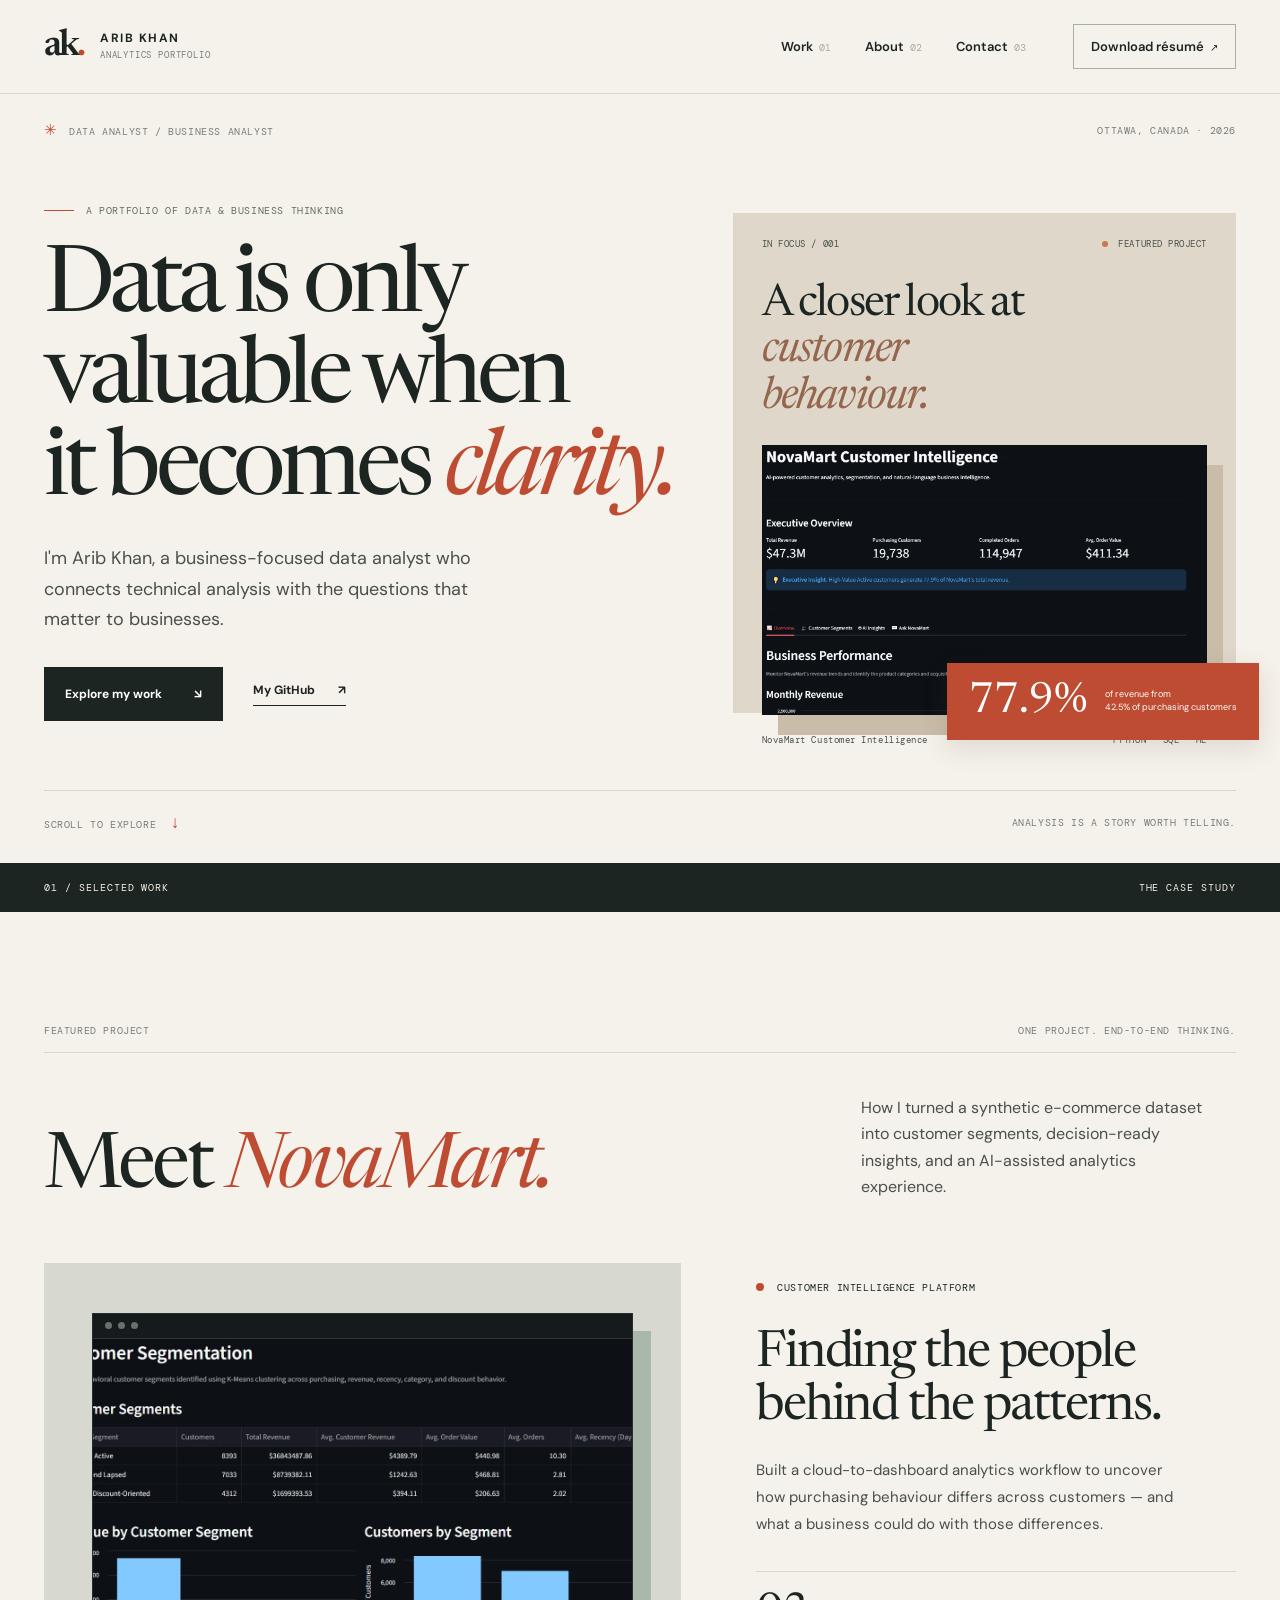
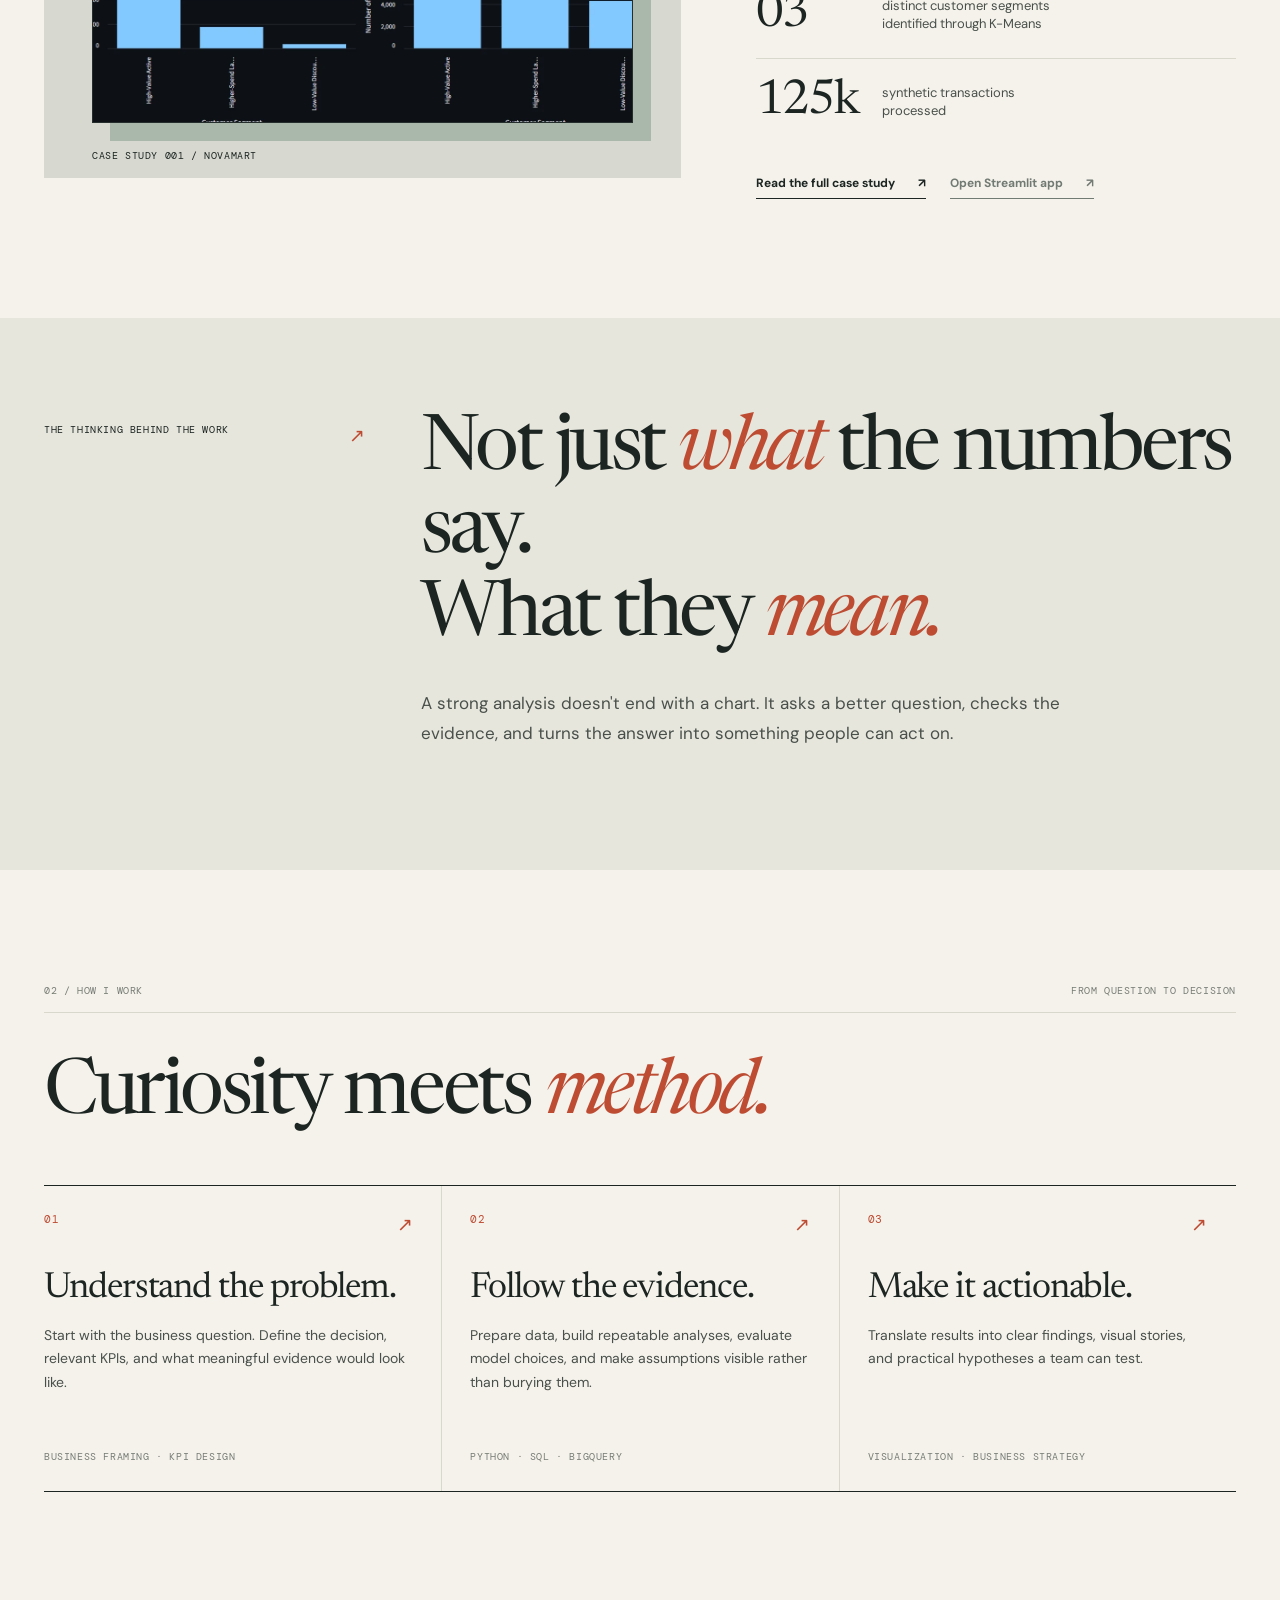
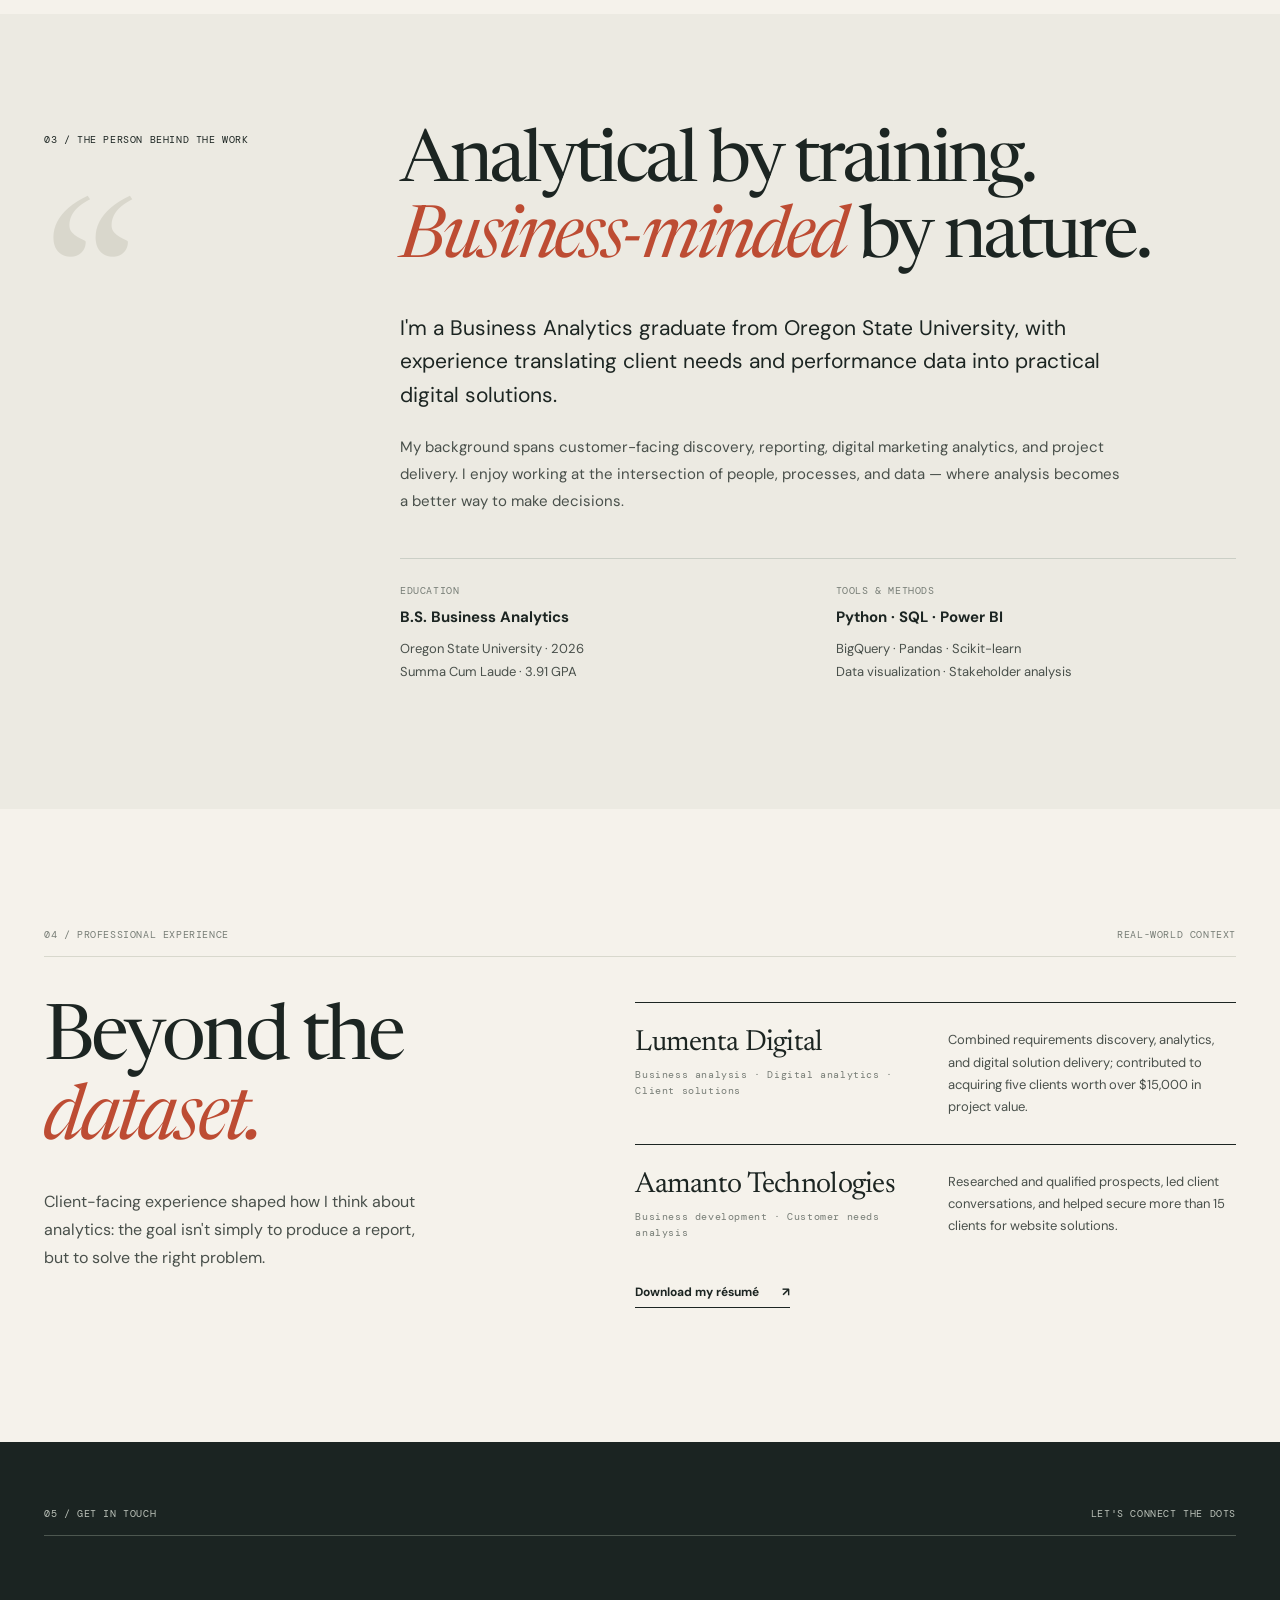
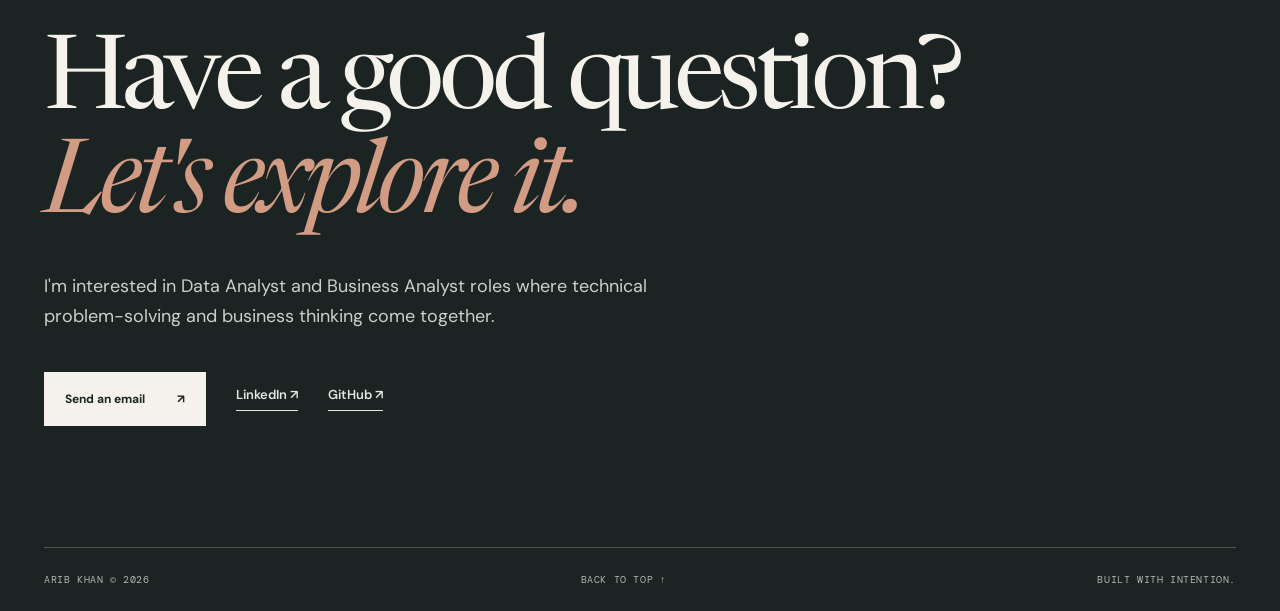
<file: index.html>
<!doctype html>
<html lang="en">
<head>
  <meta charset="utf-8">
  <meta name="viewport" content="width=device-width, initial-scale=1">
  <meta name="theme-color" content="#f5f2eb">
  <meta name="description" content="Arib Khan is a business-focused data analyst. Explore NovaMart, an end-to-end customer intelligence project built with Python, SQL, BigQuery, K-Means, Claude and Streamlit.">
  <title>Arib Khan — Data, translated into decisions</title>
  <link rel="icon" type="image/svg+xml" href="assets/favicon.svg">
  <link rel="preconnect" href="https://fonts.googleapis.com">
  <link rel="preconnect" href="https://fonts.gstatic.com" crossorigin>
  <link href="https://fonts.googleapis.com/css2?family=DM+Sans:wght@400;500;600;700&family=DM+Mono:wght@400;500&family=Manrope:wght@400;500;600;700&family=Newsreader:opsz,wght@6..72,400;6..72,500;6..72,600&display=swap" rel="stylesheet">
  <link rel="stylesheet" href="styles.css">
  <script defer src="script.js"></script>
</head>
<body class="home-page">
<a class="skip-link" href="#main">Skip to content</a>
<header class="site-header" id="top">
  <div class="nav-shell wrap">
    <a class="brand" href="index.html" aria-label="Arib Khan home"><span class="brand-mark">ak<span>.</span></span><span class="brand-wordmark">ARIB KHAN <small>ANALYTICS PORTFOLIO</small></span></a>
    <button class="mobile-toggle" type="button" aria-expanded="false" aria-controls="primary-nav"><span>Menu</span><span class="menu-glyph" aria-hidden="true">☰</span></button>
    <nav class="primary-nav" id="primary-nav" aria-label="Primary navigation">
      <a href="#work">Work <span>01</span></a>
      <a href="#about">About <span>02</span></a>
      <a href="#contact">Contact <span>03</span></a>
      <a class="nav-resume" href="resume/arib_khan_analyst_resume.pdf" download>Download résumé <span aria-hidden="true">↗</span></a>
    </nav>
  </div>
</header>
<main id="main">
<section class="hero wrap" aria-labelledby="hero-title">
  <div class="hero-meta"><span><span class="tiny-plus">✳</span> DATA ANALYST / BUSINESS ANALYST</span><span>OTTAWA, CANADA · 2026</span></div>
  <div class="hero-grid">
    <div class="hero-copy">
      <div class="hairline-label"><span class="line-short"></span> A portfolio of data &amp; business thinking</div>
      <h1 id="hero-title">Data is only<br>valuable when<br>it becomes <em>clarity.</em></h1>
      <p class="hero-intro">I'm Arib Khan, a business-focused data analyst who connects technical analysis with the questions that matter to businesses.</p>
      <div class="hero-actions"><a class="btn btn-dark" href="#work">Explore my work <span aria-hidden="true">↘</span></a><a class="text-link" href="https://github.com/aribmkhan" target="_blank" rel="noopener noreferrer">My GitHub <span aria-hidden="true">↗</span></a></div>
    </div>
    <div class="hero-visual" aria-label="Preview of the NovaMart analytics project">
      <div class="hero-visual-header"><span>IN FOCUS / 001</span><span class="pulse-mark"><i></i> FEATURED PROJECT</span></div>
      <div class="visual-title">A closer look at <em>customer behaviour.</em></div>
      <div class="hero-screen"><img src="assets/dashboard-overview.webp" alt="NovaMart Streamlit dashboard showing revenue trends and executive KPIs" loading="eager"></div>
      <div class="visual-bottom"><span>NovaMart Customer Intelligence</span><span>PYTHON · SQL · ML</span></div>
      <div class="hero-tag"><span>77.9%</span><small>of revenue from<br>42.5% of purchasing customers</small></div>
    </div>
  </div>
  <div class="hero-bottom"><span>SCROLL TO EXPLORE <span aria-hidden="true">↓</span></span><span>ANALYSIS IS A STORY WORTH TELLING.</span></div>
</section>
<section class="index-divider"><div class="wrap"><span>01 / SELECTED WORK</span><span>THE CASE STUDY</span></div></section>
<section class="featured-section wrap" id="work" aria-labelledby="work-title">
  <div class="section-topline"><span>FEATURED PROJECT</span><span>ONE PROJECT. END-TO-END THINKING.</span></div>
  <div class="featured-heading"><h2 id="work-title">Meet <em>NovaMart.</em></h2><p>How I turned a synthetic e-commerce dataset into customer segments, decision-ready insights, and an AI-assisted analytics experience.</p></div>
  <div class="feature-layout">
    <a class="feature-image-link" href="project.html" aria-label="Read NovaMart case study"><div class="feature-image-mat"><div class="shot-window"><div class="window-chrome"><span></span><span></span><span></span></div><img src="assets/customer-segments.webp" alt="Customer segmentation dashboard with a table of segments and comparative revenue and customer charts" loading="lazy"></div><span class="image-stamp">CASE STUDY 001 / NOVAMART</span></div></a>
    <div class="feature-side"><span class="eyebrow dark"><span class="dot"></span> CUSTOMER INTELLIGENCE PLATFORM</span><h3>Finding the people behind the patterns.</h3><p>Built a cloud-to-dashboard analytics workflow to uncover how purchasing behaviour differs across customers — and what a business could do with those differences.</p><div class="feature-stat"><strong>03</strong><span>distinct customer segments identified through K-Means</span></div><div class="feature-stat"><strong>125k</strong><span>synthetic transactions processed</span></div><div class="feature-links"><a href="project.html" class="text-link arrow-link">Read the full case study <span aria-hidden="true">↗</span></a><a href="https://ai-customer-intelligence-yazuaftoreoqmmmmtlpukw.streamlit.app/" target="_blank" rel="noopener noreferrer" class="text-link subdued">Open Streamlit app <span aria-hidden="true">↗</span></a></div></div>
  </div>
</section>
<section class="statement-section" aria-labelledby="statement-title"><div class="wrap statement-grid"><div class="statement-index">THE THINKING BEHIND THE WORK <span>↗</span></div><div><h2 id="statement-title">Not just <em>what</em> the numbers say. <br>What they <em>mean.</em></h2><p>A strong analysis doesn't end with a chart. It asks a better question, checks the evidence, and turns the answer into something people can act on.</p></div></div></section>
<section class="method-section wrap" aria-labelledby="method-title"><div class="section-topline"><span>02 / HOW I WORK</span><span>FROM QUESTION TO DECISION</span></div><h2 id="method-title" class="section-heading">Curiosity meets <em>method.</em></h2><div class="method-grid"><article class="method-card"><span class="method-no">01 <span>↗</span></span><h3>Understand the problem.</h3><p>Start with the business question. Define the decision, relevant KPIs, and what meaningful evidence would look like.</p><span class="method-type">BUSINESS FRAMING · KPI DESIGN</span></article><article class="method-card"><span class="method-no">02 <span>↗</span></span><h3>Follow the evidence.</h3><p>Prepare data, build repeatable analyses, evaluate model choices, and make assumptions visible rather than burying them.</p><span class="method-type">PYTHON · SQL · BIGQUERY</span></article><article class="method-card"><span class="method-no">03 <span>↗</span></span><h3>Make it actionable.</h3><p>Translate results into clear findings, visual stories, and practical hypotheses a team can test.</p><span class="method-type">VISUALIZATION · BUSINESS STRATEGY</span></article></div></section>
<section class="about-section" id="about" aria-labelledby="about-title"><div class="wrap about-grid"><div class="about-label"><span>03 / THE PERSON BEHIND THE WORK</span><div class="ornament" aria-hidden="true">“</div></div><div class="about-content"><h2 id="about-title">Analytical by training.<br><em>Business-minded</em> by nature.</h2><p class="lead">I'm a Business Analytics graduate from Oregon State University, with experience translating client needs and performance data into practical digital solutions.</p><p>My background spans customer-facing discovery, reporting, digital marketing analytics, and project delivery. I enjoy working at the intersection of people, processes, and data — where analysis becomes a better way to make decisions.</p><div class="about-detail-grid"><div><span class="small-header">EDUCATION</span><strong>B.S. Business Analytics</strong><span>Oregon State University · 2026<br>Summa Cum Laude · 3.91 GPA</span></div><div><span class="small-header">TOOLS &amp; METHODS</span><strong>Python · SQL · Power BI</strong><span>BigQuery · Pandas · Scikit-learn<br>Data visualization · Stakeholder analysis</span></div></div></div></div></section>
<section class="experience-section wrap" aria-labelledby="exp-title"><div class="section-topline"><span>04 / PROFESSIONAL EXPERIENCE</span><span>REAL-WORLD CONTEXT</span></div><div class="experience-grid"><div><h2 id="exp-title" class="section-heading">Beyond the <em>dataset.</em></h2><p class="exp-intro">Client-facing experience shaped how I think about analytics: the goal isn't simply to produce a report, but to solve the right problem.</p></div><div class="experience-list"><div class="experience-entry"><div><h3>Lumenta Digital</h3><p>Business analysis · Digital analytics · Client solutions</p></div><p>Combined requirements discovery, analytics, and digital solution delivery; contributed to acquiring five clients worth over $15,000 in project value.</p></div><div class="experience-entry"><div><h3>Aamanto Technologies</h3><p>Business development · Customer needs analysis</p></div><p>Researched and qualified prospects, led client conversations, and helped secure more than 15 clients for website solutions.</p></div><a class="text-link" href="resume/arib_khan_analyst_resume.pdf" download>Download my résumé <span aria-hidden="true">↗</span></a></div></div></section>
<section class="contact-section" id="contact" aria-labelledby="contact-title"><div class="wrap contact-inner"><div class="section-topline light"><span>05 / GET IN TOUCH</span><span>LET'S CONNECT THE DOTS</span></div><h2 id="contact-title">Have a good question?<br><em>Let's explore it.</em></h2><p>I'm interested in Data Analyst and Business Analyst roles where technical problem-solving and business thinking come together.</p><div class="contact-actions"><a class="btn btn-light" href="mailto:aribmkhan1@gmail.com?subject=Let%27s%20connect%20%E2%80%94%20Analytics%20portfolio">Send an email <span aria-hidden="true">↗</span></a><a class="contact-text-link" href="https://www.linkedin.com/in/aribmkhan" target="_blank" rel="noopener noreferrer">LinkedIn ↗</a><a class="contact-text-link" href="https://github.com/aribmkhan" target="_blank" rel="noopener noreferrer">GitHub ↗</a></div><div class="contact-bottom"><span>ARIB KHAN © <span data-year>2026</span></span><a href="#top">BACK TO TOP ↑</a><span>BUILT WITH INTENTION.</span></div></div></section>
</main>
</body>
</html>
</file>
<file: styles.css>
:root{--paper:#f5f2eb;--ink:#1c2522;--ink-soft:#49504b;--muted:#777d76;--line:#d8d8cd;--accent:#bd4c33;--accent-light:#e7b9a6;--forest:#24352f;--dark:#1b2422;--cream:#fffefa;--serif:'Newsreader',Georgia,'Times New Roman',serif;--sans:'DM Sans',Arial,sans-serif;--mono:'DM Mono',monospace;--width:1280px}
*{box-sizing:border-box}html{scroll-behavior:smooth;scroll-padding-top:110px}body{margin:0;background:var(--paper);color:var(--ink);font-family:var(--sans);-webkit-font-smoothing:antialiased}a{color:inherit;text-decoration:none}button{font:inherit}img{display:block;max-width:100%}::selection{background:#dec8b8;color:var(--ink)}.wrap{width:min(calc(100% - 88px),var(--width));margin-inline:auto}.skip-link{position:absolute;z-index:999;background:#fff;padding:12px;top:-70px;left:12px}.skip-link:focus{top:12px}a:focus-visible,button:focus-visible,summary:focus-visible{outline:3px solid var(--accent);outline-offset:4px}.site-header{position:relative;z-index:50;background:var(--paper);border-bottom:1px solid var(--line)}.nav-shell{display:flex;align-items:center;justify-content:space-between;min-height:93px;gap:25px}.brand{display:flex;align-items:center;gap:17px}.brand-mark{font-family:var(--serif);font-size:37px;line-height:1;letter-spacing:-3px;font-weight:600}.brand-mark span{color:var(--accent)}.brand-wordmark{font-weight:700;letter-spacing:.13em;font-size:12px;line-height:1.3;white-space:nowrap}.brand-wordmark small{display:block;color:var(--muted);font-family:var(--mono);font-size:9px;letter-spacing:.09em;font-weight:400;margin-top:3px}.primary-nav{display:flex;align-items:center;gap:34px}.primary-nav>a{font-size:13px;font-weight:600;white-space:nowrap}.primary-nav>a:not(.nav-resume):hover,.text-link:hover{color:var(--accent)}.primary-nav a span{color:#a7aaa3;font:10px var(--mono);margin-left:3px}.primary-nav .nav-resume{border:1px solid #abb0a7;padding:13px 17px;margin-left:13px}.primary-nav .nav-resume:hover{background:var(--ink);color:#fff}.primary-nav .nav-resume span{color:inherit}.mobile-toggle{display:none;border:0;background:transparent;cursor:pointer;font-size:13px}.hero{padding-top:26px}.hero-meta,.hero-bottom,.section-topline,.index-divider>.wrap,.case-eyebrow,.breadcrumb,.contact-bottom{display:flex;justify-content:space-between;align-items:center;gap:20px}.hero-meta,.hero-bottom,.section-topline,.index-divider,.section-topline,.eyebrow,.hairline-label,.small-header,.visual-bottom,.hero-visual-header,.image-stamp,.method-type,.method-no,.statement-index,.about-label>span,.experience-entry>div p,.contact-bottom,.case-eyebrow,.breadcrumb,.case-rail>span,.case-rail>p,.findings-kicker,.segment-line,.segment-foot span,.interactive-tag,.viz-foot>span,.strategy-tag,.build-image-caption,.technical-grid span,.case-note-foot,.data-caveat,.case-footer,.case-subnav,.gallery-grid figcaption{font-family:var(--mono);font-weight:400;letter-spacing:.06em}.hero-meta,.hero-bottom{font-size:10px;color:var(--muted)}.hero-meta .tiny-plus{color:var(--accent);margin-right:5px;font-size:15px}.hero-grid{display:grid;grid-template-columns:1.12fr .88fr;gap:48px;align-items:center;min-height:650px;padding:60px 0 65px}.hairline-label{display:flex;gap:12px;align-items:center;font-size:10px;color:#636e62;text-transform:uppercase}.line-short{display:block;height:1px;width:30px;background:var(--accent)}h1,h2,h3,p{margin-top:0}.hero h1{font-family:var(--serif);font-size:clamp(64px,7.2vw,110px);line-height:.99;letter-spacing:-.057em;font-weight:400;margin:27px 0 25px}.hero h1 em,.featured-heading em,.statement-section em,.section-heading em,.about-content h2 em,.contact-section em,.case-hero h1 em,.case-section h2 em,.findings-section h2 em,.segment-text-card h3 em,.build-section h2 em,.build-side h3 em,.case-finale em{font-weight:400;color:var(--accent)}.hero-intro{font-size:18px;line-height:1.7;max-width:465px;color:var(--ink-soft);margin-bottom:32px}.hero-actions,.feature-links,.contact-actions,.case-hero-actions,.case-finale-links{display:flex;align-items:center;gap:30px;flex-wrap:wrap}.btn{display:inline-flex;align-items:center;justify-content:space-between;gap:32px;min-height:54px;padding:15px 21px;font-size:12px;font-weight:700;transition:transform .2s,background .2s,color .2s}.btn:hover{transform:translateY(-2px)}.btn-dark{background:var(--ink);color:#fff}.btn-dark:hover{background:var(--accent)}.btn-light{background:var(--paper);color:var(--ink)}.btn-light:hover{background:#fff}.text-link{display:inline-flex;align-items:center;gap:23px;border-bottom:1px solid currentColor;padding-bottom:7px;font-size:12px;font-weight:700;transition:color .2s}.hero-visual{height:500px;position:relative;background:#ded7ca;padding:25px 29px 22px;overflow:visible}.hero-visual-header,.visual-bottom{display:flex;justify-content:space-between;gap:10px;font-size:9px;color:#49514a}.pulse-mark{white-space:nowrap}.pulse-mark i,.interactive-tag i{display:inline-block;background:#c67a4e;width:6px;height:6px;border-radius:50%;margin-right:5px;vertical-align:middle}.visual-title{font-family:var(--serif);font-size:45px;line-height:1.04;max-width:310px;letter-spacing:-.04em;margin:32px 0 23px}.visual-title em{color:#95664e}.hero-screen{background:var(--ink);height:270px;overflow:hidden;box-shadow:16px 20px 0 #c9bda9}.hero-screen img{width:100%;height:100%;object-fit:cover;object-position:top}.visual-bottom{margin-top:19px;font-size:9px}.hero-tag{position:absolute;right:-23px;bottom:-27px;display:flex;align-items:center;gap:17px;background:var(--accent);color:#fff;padding:17px 22px;box-shadow:0 8px 25px #4b342b24}.hero-tag span{font-family:var(--serif);font-size:43px;line-height:1}.hero-tag small{font-size:9px;line-height:1.4}.hero-bottom{padding:20px 0 30px;border-top:1px solid var(--line)}.hero-bottom span span{font-size:17px;margin-left:7px;color:var(--accent)}.index-divider{background:var(--ink);color:#f6f1e6}.index-divider>.wrap{font-size:10px;padding:18px 0}.section-topline{font-size:10px;color:var(--muted);padding-bottom:15px;border-bottom:1px solid var(--line)}.featured-section{padding-top:112px;padding-bottom:119px}.featured-heading{display:flex;justify-content:space-between;align-items:end;gap:50px;margin:42px 0 53px}.featured-heading h2,.section-heading{font-family:var(--serif);font-size:clamp(55px,6vw,87px);line-height:1.03;font-weight:400;letter-spacing:-.045em;margin:0}.featured-heading>p{max-width:355px;font-size:16px;line-height:1.65;color:var(--ink-soft);margin:0 20px 9px 0}.feature-layout{display:grid;grid-template-columns:1.14fr .86fr;gap:75px}.feature-image-link{display:block}.feature-image-mat{background:#d7d9d0;position:relative;padding:50px 48px 55px;min-height:500px;transition:background .2s}.feature-image-link:hover .feature-image-mat{background:#c7cfc7}.shot-window{border:1px solid #252d2d;box-shadow:18px 18px 0 #a9b8aa;overflow:hidden;height:410px;background:#0d1017}.shot-window img{width:100%;height:100%;object-fit:cover;object-position:top}.window-chrome{height:25px;background:#151b1c;display:flex;align-items:center;gap:6px;padding:0 12px;border-bottom:1px solid #313334}.window-chrome span{background:#67706e;border-radius:50%;width:7px;height:7px}.image-stamp{font-size:10px;position:absolute;bottom:16px;left:48px}.feature-side{padding-top:18px;display:flex;flex-direction:column;align-items:start}.eyebrow{font-size:10px}.eyebrow .dot{display:inline-block;width:8px;height:8px;border-radius:50%;background:var(--accent);margin-right:7px}.feature-side h3{font-family:var(--serif);font-size:clamp(46px,4vw,64px);font-weight:400;line-height:1.05;letter-spacing:-.04em;margin:34px 0 22px;max-width:450px}.feature-side>p{font-size:15px;line-height:1.8;color:var(--ink-soft);margin-bottom:33px;max-width:430px}.feature-stat{display:flex;gap:24px;align-items:center;border-top:1px solid var(--line);width:100%;padding:19px 0}.feature-stat strong{font-family:var(--serif);font-size:48px;font-weight:400;letter-spacing:-.04em;min-width:102px;line-height:1}.feature-stat span{font-size:13px;line-height:1.4;color:var(--ink-soft);max-width:180px}.feature-links{margin-top:30px;gap:24px}.feature-links .subdued{color:#717a73}.statement-section{background:#e6e6dc;padding:92px 0 105px}.statement-grid{display:grid;grid-template-columns:27% 1fr;gap:55px}.statement-index{font-size:10px;padding-top:13px;display:flex;justify-content:space-between;align-items:start;gap:14px}.statement-index span{font-size:19px;color:var(--accent)}.statement-section h2{font-family:var(--serif);font-size:clamp(47px,6vw,85px);line-height:1.08;letter-spacing:-.046em;font-weight:400;margin:0 0 30px}.statement-section p{font-size:17px;line-height:1.75;max-width:650px;color:var(--ink-soft)}.method-section{padding-top:114px;padding-bottom:122px}.method-section .section-heading{margin:43px 0 50px}.method-grid{display:grid;grid-template-columns:repeat(3,1fr);border-top:1px solid var(--ink);border-bottom:1px solid var(--ink)}.method-card{padding:26px 28px 28px 0;min-height:305px;display:flex;flex-direction:column}.method-card+ .method-card{border-left:1px solid var(--line);padding-left:28px}.method-no{display:flex;justify-content:space-between;font-size:11px;color:var(--accent)}.method-no span{font-size:19px}.method-card h3{font-family:var(--serif);font-size:36px;line-height:1.06;font-weight:400;letter-spacing:-.03em;margin:33px 0 15px}.method-card p{color:var(--ink-soft);font-size:14px;line-height:1.7;margin-bottom:27px}.method-type{font-size:10px;color:var(--muted);margin-top:auto}.about-section{background:#eceae2;padding:113px 0 126px}.about-grid{display:grid;grid-template-columns:25% 1fr;gap:58px}.about-label>span{font-size:10px}.ornament{font-family:var(--serif);font-size:235px;line-height:1;color:#d9d7cc;margin-top:45px}.about-content h2{font-family:var(--serif);font-size:clamp(50px,5.65vw,80px);letter-spacing:-.046em;font-weight:400;line-height:1.04;margin:0 0 34px}.about-content p{color:var(--ink-soft);line-height:1.8;font-size:15px;max-width:730px}.about-content .lead{font-size:21px;line-height:1.6;color:var(--ink);max-width:755px}.about-detail-grid{margin-top:43px;border-top:1px solid #cbcfc6;display:grid;grid-template-columns:repeat(2,1fr);gap:35px}.about-detail-grid>div{display:flex;flex-direction:column;gap:10px;padding-top:25px}.small-header{display:block;color:var(--muted);font-size:10px}.about-detail-grid strong{font-size:15px}.about-detail-grid span:last-child{font-size:13px;line-height:1.8;color:var(--ink-soft)}.experience-section{padding:119px 0 134px}.experience-grid{display:grid;grid-template-columns:.9fr 1.1fr;gap:100px;margin-top:45px}.exp-intro{font-size:16px;max-width:380px;line-height:1.75;color:var(--ink-soft);margin:27px 0 0}.experience-entry{border-top:1px solid var(--ink);padding:26px 0;display:grid;grid-template-columns:1fr 1fr;gap:25px}.experience-entry>div h3{font-family:var(--serif);font-size:29px;font-weight:400;letter-spacing:-.025em;margin:0 0 9px}.experience-entry>div p{font-size:10px;line-height:1.6;color:var(--muted);margin:0}.experience-entry>p{font-size:13px;color:var(--ink-soft);line-height:1.7;margin:0}.experience-list>.text-link{margin-top:17px}.contact-section{background:var(--dark);color:var(--paper)}.contact-inner{padding-top:65px}.section-topline.light{border-color:#4d5750;color:#bbc1b9}.contact-section h2{font-family:var(--serif);font-size:clamp(65px,8vw,118px);letter-spacing:-.05em;line-height:1.02;font-weight:400;margin:96px 0 30px}.contact-section h2 em,.build-section h2 em,.build-side h3 em{color:#d19b84}.contact-section p{font-size:18px;color:#ccd0c9;line-height:1.7;max-width:620px}.contact-actions{margin-top:40px;margin-bottom:121px}.contact-text-link,.light-link{font-size:13px;border-bottom:1px solid currentColor;padding-bottom:7px;color:#e4e6e0;font-weight:600}.contact-text-link:hover,.light-link:hover{color:#d19b84}.contact-bottom{padding:25px 0;font-size:10px;color:#aeb7ad;border-top:1px solid #4d5750}.contact-bottom a:hover{color:#fff}
/* project */
.case-page .site-header{background:var(--paper)}.case-hero{padding:33px 0 54px}.breadcrumb{justify-content:flex-start;font-size:10px;color:var(--muted)}.breadcrumb a:hover{color:var(--accent)}.breadcrumb span:last-child{color:var(--accent)}.case-eyebrow{font-size:11px;color:var(--muted);margin:79px 0 34px}.case-title-grid{display:grid;grid-template-columns:1fr 220px;gap:75px;align-items:end}.case-hero h1{font-family:var(--serif);font-size:clamp(72px,9.6vw,140px);letter-spacing:-.061em;font-weight:400;line-height:.93;margin:0 0 26px;max-width:1000px}.case-title-grid>div:first-child>p{font-size:19px;color:var(--ink-soft);line-height:1.7;max-width:710px;margin:0 0 27px}.case-hero-actions{margin:30px 0 62px}.case-hero-note{align-self:stretch;border-left:1px solid var(--line);padding:17px 0 59px 26px;display:flex;flex-direction:column;justify-content:end}.case-note-number{font-family:var(--serif);color:#c5c9bf;font-size:90px;line-height:1}.case-hero-note p{font-family:var(--serif);font-size:25px;line-height:1.2;margin:10px 0}.case-note-foot{font-size:10px;color:var(--muted)}.case-main-image{background:#d2d5cc;padding:52px 15% 40px;position:relative;max-height:610px;overflow:hidden}.case-main-image img{width:100%;height:520px;object-fit:cover;object-position:top;box-shadow:18px 18px 0 #aab6ad}.case-image-label{position:absolute;bottom:10px;right:18px;font-size:10px;font-family:var(--mono);letter-spacing:.06em}.data-caveat{display:flex;gap:12px;padding:23px 0;font-size:12px;line-height:1.7;color:var(--ink-soft);border-bottom:1px solid var(--line);letter-spacing:0}.data-caveat>span{font-size:23px;color:var(--accent)}.data-caveat strong{color:var(--ink)}.case-subnav{position:sticky;top:0;background:#eeeae0f5;backdrop-filter:blur(15px);z-index:40;border-top:1px solid #dedbd2;border-bottom:1px solid #dedbd2}.case-subnav-inner{display:flex;justify-content:space-between;gap:24px;align-items:center;min-height:59px}.case-subnav-inner>span{font-size:10px;color:var(--muted);white-space:nowrap}.case-subnav nav{display:flex;gap:30px;overflow-x:auto;white-space:nowrap;padding:10px 0}.case-subnav a{font-family:var(--sans);font-size:12px;font-weight:600}.case-subnav a:hover{color:var(--accent)}.case-stats{padding:67px 0 73px;display:grid;grid-template-columns:repeat(4,1fr)}.case-stat{border-left:1px solid var(--line);padding:7px 25px}.case-stat:first-child{border-left:0;padding-left:0}.case-stat strong{display:block;font-family:var(--serif);font-size:clamp(40px,5vw,75px);letter-spacing:-.05em;line-height:1;font-weight:400}.case-stat span{display:block;color:var(--muted);font-family:var(--mono);font-size:10px;line-height:1.6;margin-top:13px}.case-section{display:grid;grid-template-columns:24% 1fr;gap:65px;border-top:1px solid var(--line);padding-top:94px;padding-bottom:110px}.case-rail>span{font-size:11px;color:var(--accent)}.case-rail>p{font-size:10px;color:var(--muted);margin-top:13px}.case-body h2{font-family:var(--serif);font-size:clamp(48px,5.35vw,79px);line-height:1.055;letter-spacing:-.045em;font-weight:400;margin:0 0 35px;max-width:890px}.case-body>p{font-size:16px;line-height:1.85;color:var(--ink-soft);max-width:755px}.case-body>p.lead{font-size:20px;color:var(--ink);line-height:1.65}.quote-callout{border-left:2px solid var(--accent);padding:20px 30px;background:#eeebe3;margin:47px 0 0;max-width:720px}.quote-callout>span{font:10px var(--mono);letter-spacing:.06em;color:var(--accent)}.quote-callout p{font-family:var(--serif);font-size:29px;line-height:1.25;margin:13px 0 0}.pipeline{display:flex;align-items:stretch;gap:0;margin:43px 0 50px}.pipeline-item{border:1px solid #c8d0c7;background:#ecefe9;flex:1;min-width:0;padding:18px 15px;display:flex;flex-direction:column;gap:10px}.pipeline-item>span{font:10px var(--mono);color:var(--accent)}.pipeline-item strong{font-family:var(--serif);font-size:25px;font-weight:400}.pipeline-item small{font-size:11px;color:var(--ink-soft);line-height:1.45}.pipeline-arrow{display:flex;align-items:center;color:var(--accent);font-size:25px;padding:0 4px}.insight-two-col{display:grid;grid-template-columns:1fr 1fr;gap:45px;margin-bottom:26px}.insight-two-col h3{font-family:var(--serif);font-size:31px;font-weight:400;margin:14px 0}.insight-two-col p{font-size:14px;line-height:1.75;color:var(--ink-soft)}.detail-panel{border-top:1px solid #bdc4b9;border-bottom:1px solid #bdc4b9;margin-top:37px}.detail-panel summary{cursor:pointer;list-style:none;display:flex;justify-content:space-between;gap:18px;align-items:center;font-size:14px;font-weight:700;padding:19px 0}.detail-panel summary::-webkit-details-marker{display:none}.detail-panel summary span{font-size:22px;font-weight:400;transition:transform .2s}.detail-panel[open] summary span{transform:rotate(45deg)}.detail-panel>div{padding:0 0 28px}.detail-panel>div p{font-size:14px;line-height:1.75;color:var(--ink-soft);max-width:730px}.details-image{margin-top:20px;width:min(100%,650px);background:#fff}.findings-section{background:#e5e8e1;padding:103px 0 111px}.findings-kicker{font-size:11px;color:var(--accent)}.findings-heading{display:grid;grid-template-columns:1.3fr .7fr;gap:50px;align-items:end;margin:24px 0 52px}.findings-section h2{font-family:var(--serif);font-size:clamp(55px,6.8vw,100px);line-height:.98;letter-spacing:-.05em;font-weight:400;margin:0}.findings-heading p{font-size:16px;color:var(--ink-soft);line-height:1.8;margin:0 0 6px}.interactive-panel{background:var(--cream);padding:42px 50px 34px;border:1px solid #cfdbcb}.viz-header{display:flex;justify-content:space-between;align-items:start;gap:20px}.viz-header h3{font-family:var(--serif);font-size:40px;letter-spacing:-.035em;font-weight:400;margin:10px 0 0}.interactive-tag{color:var(--accent);font-size:10px}.metric-tabs{display:flex;gap:8px;flex-wrap:wrap;padding:30px 0 36px}.metric-tab{border:1px solid #d8dcd4;background:transparent;padding:11px 16px;font-size:12px;color:var(--ink-soft);cursor:pointer;transition:background .2s,color .2s}.metric-tab:hover{border-color:var(--ink)}.metric-tab.active{background:var(--ink);color:#fff;border-color:var(--ink)}.bar-list{display:flex;flex-direction:column;gap:24px;margin-bottom:34px;min-height:275px}.bar-entry{display:grid;grid-template-columns:230px 1fr 88px;align-items:center;gap:25px}.bar-label{font-size:13px;font-weight:600;line-height:1.35}.bar-track{height:28px;background:#eaece8;position:relative;overflow:hidden}.bar-fill{height:100%;width:0;transition:width .45s cubic-bezier(.2,.7,.2,1);background:#9ba99a}.bar-entry:nth-child(1) .bar-fill{background:#a6543b}.bar-entry:nth-child(2) .bar-fill{background:#778b7b}.bar-entry:nth-child(3) .bar-fill{background:#c9bca8}.bar-value{font-family:var(--mono);font-size:14px;text-align:right}.viz-foot{border-top:1px solid #e1e4db;display:flex;justify-content:space-between;gap:25px;padding-top:22px;align-items:start}.viz-foot p{font-size:14px;line-height:1.7;max-width:650px;margin:0}.viz-foot>span{color:var(--muted);font-size:10px;line-height:1.7}.segments-text{display:grid;grid-template-columns:repeat(3,1fr);gap:26px;margin-top:40px}.segment-text-card{background:#f1f2ea;border-top:3px solid #a6543b;padding:30px 27px 26px;display:flex;flex-direction:column;min-height:365px}.segment-text-card:nth-child(2){border-color:#778b7b}.segment-text-card:nth-child(3){border-color:#c9bca8}.segment-line{font-size:10px;color:var(--muted)}.segment-text-card h3{font-family:var(--serif);font-size:34px;font-weight:400;line-height:1.08;letter-spacing:-.035em;margin:33px 0 18px}.segment-text-card p{color:var(--ink-soft);font-size:13px;line-height:1.75}.segment-foot{border-top:1px solid #d1d8cc;padding-top:20px;margin-top:auto;display:flex;flex-direction:column;gap:8px}.segment-foot strong{font-family:var(--serif);font-size:36px;font-weight:400}.segment-foot span{color:var(--muted);font-size:10px}.finding-caveat{color:var(--ink-soft);font-size:12px;line-height:1.7;margin:30px 0 0}.strategy-list{margin-top:41px;border-top:1px solid var(--ink)}.strategy-list article{display:grid;grid-template-columns:38px 1fr 125px;gap:28px;align-items:start;padding:28px 0;border-bottom:1px solid var(--line)}.strategy-list article>span:first-child{font:12px var(--mono);color:var(--accent);padding-top:8px}.strategy-list h3{font-family:var(--serif);font-size:33px;font-weight:400;margin:0 0 9px}.strategy-list p{font-size:14px;line-height:1.7;color:var(--ink-soft);margin:0}.strategy-tag{font-size:10px;color:var(--muted);text-align:right;padding-top:8px}.quote-callout.subtle{background:#eeeae0}.build-section{background:var(--dark);color:var(--paper);padding:105px 0 110px}.build-heading{display:grid;grid-template-columns:1.3fr .7fr;align-items:end;gap:50px;margin:42px 0 50px}.build-section h2{font-family:var(--serif);font-size:clamp(53px,6.5vw,90px);letter-spacing:-.05em;line-height:1.05;font-weight:400;margin:0}.build-heading>p{font-size:15px;line-height:1.8;color:#c4cbc4;margin-bottom:5px}.build-content-grid{display:grid;grid-template-columns:1.25fr .75fr;gap:60px}.build-main{min-width:0}.build-screen{background:#2d3937;padding:26px}.zoom-image{position:relative;display:block;cursor:zoom-in;border:0;padding:0;overflow:hidden;width:100%;background:transparent;text-align:left}.zoom-image img{width:100%;transition:transform .25s}.zoom-image:hover img{transform:scale(1.025)}.zoom-image>span{position:absolute;bottom:10px;right:10px;background:var(--paper);color:var(--ink);padding:8px 10px;font-size:11px;font-weight:700;box-shadow:0 2px 12px #0003}.build-image-caption{display:block;font-size:10px;color:#aeb8ad;margin-top:17px;line-height:1.7}.build-side{padding-top:6px}.build-side h3{font-family:var(--serif);font-size:49px;letter-spacing:-.04em;font-weight:400;line-height:1.05;margin:17px 0 23px}.build-side p{font-size:14px;line-height:1.83;color:#c4cbc4}.build-side .light-link{display:inline-block;margin-top:14px}.technical-grid{display:grid;grid-template-columns:repeat(3,1fr);gap:20px;border-top:1px solid #526159;margin-top:68px;padding-top:28px}.technical-grid>div{display:flex;flex-direction:column;gap:14px}.technical-grid span{color:#c0cbc0;font-size:10px}.technical-grid strong{font-family:var(--serif);font-size:27px;line-height:1.28;font-weight:400}.build-disclosure{margin-top:43px}.detail-panel.dark{border-color:#526159}.detail-panel.dark>div p{color:#cad0c7}.gallery-section{padding:104px 0 123px}.gallery-section .section-heading{margin:42px 0 50px}.gallery-grid{display:grid;grid-template-columns:1fr 1fr;gap:30px}.gallery-grid figure{margin:0}.gallery-grid .zoom-image{background:#d8ded5;padding:32px;height:370px}.gallery-grid .zoom-image img{height:100%;object-fit:cover;object-position:top;box-shadow:12px 12px 0 #c2cabf}.gallery-grid figcaption{font-size:10px;color:var(--muted);margin-top:15px}.case-finale{background:#e8e5dc;padding:105px 0 114px}.case-finale-inner>span{font:11px var(--mono);letter-spacing:.06em;color:var(--accent)}.case-finale h2{font-family:var(--serif);font-size:clamp(65px,7.7vw,110px);letter-spacing:-.05em;font-weight:400;line-height:1.03;margin:31px 0 21px}.case-finale p{font-size:17px;line-height:1.7;color:var(--ink-soft);max-width:690px}.case-finale-links{margin-top:39px}.case-footer{display:flex;justify-content:space-between;gap:12px;font:10px var(--mono);letter-spacing:.06em;color:var(--muted);padding:30px 0}.case-footer a:hover{color:var(--accent)}.image-dialog{border:1px solid #ccc;background:#fff;max-width:min(95vw,1400px);max-height:94vh;width:fit-content;padding:0;box-shadow:0 25px 90px #0005}.image-dialog::backdrop{background:#151c19da}.image-dialog .dialog-bar{display:flex;justify-content:space-between;align-items:center;gap:20px;padding:14px 19px;background:var(--paper)}.dialog-caption{font-size:12px;font-weight:600}.dialog-close{cursor:pointer;border:1px solid #aaa;background:transparent;font-size:12px;padding:8px 12px}.image-dialog img{max-height:calc(94vh - 75px);max-width:95vw;object-fit:contain}
@media(max-width:1100px){.wrap{width:min(calc(100% - 56px),var(--width))}.hero-grid{gap:28px}.hero h1{font-size:clamp(65px,7.5vw,95px)}.hero-tag{right:-10px}.feature-layout{gap:40px}.feature-image-mat{padding:30px 26px 45px}.image-stamp{left:26px}.feature-side h3{font-size:53px}.experience-grid{gap:42px}.case-hero h1{font-size:clamp(65px,9.4vw,112px)}.build-content-grid{gap:35px}.bar-entry{grid-template-columns:180px 1fr 75px;gap:16px}}
@media(max-width:800px){.wrap{width:min(calc(100% - 38px),var(--width))}.nav-shell{min-height:76px}.primary-nav{gap:15px}.primary-nav>a{font-size:11px}.primary-nav .nav-resume{padding:11px;margin-left:0}.hero-grid{grid-template-columns:1fr;gap:35px;padding:50px 0 65px}.hero h1{font-size:clamp(69px,10vw,96px)}.hero-visual{height:500px;max-width:620px;width:94%;margin:0 auto 17px}.hero-screen{height:265px}.hero-tag{right:-15px}.featured-heading{align-items:start;flex-direction:column;gap:17px}.featured-heading>p{margin:0;max-width:580px}.feature-layout{grid-template-columns:1fr}.feature-side{padding-top:0}.feature-image-mat{min-height:auto;padding:40px 40px 50px}.shot-window{height:350px}.feature-side h3{max-width:650px}.statement-grid,.about-grid,.case-section{grid-template-columns:1fr;gap:27px}.statement-section{padding:80px 0}.about-label .ornament{display:none}.experience-grid{grid-template-columns:1fr;gap:30px}.experience-section{padding:90px 0}.case-hero h1{font-size:clamp(67px,9vw,100px)}.case-title-grid{grid-template-columns:1fr}.case-hero-note{display:none}.case-main-image{padding:35px 10% 30px}.case-main-image img{height:470px}.case-subnav-inner>span{display:none}.case-subnav-inner{justify-content:center}.case-stats{grid-template-columns:repeat(2,1fr);gap:25px 10px}.case-stat:nth-child(3){border-left:0;padding-left:0}.case-section{padding:68px 0 83px}.case-body h2{font-size:clamp(48px,7vw,75px)}.findings-heading,.build-heading{grid-template-columns:1fr;gap:20px}.interactive-panel{padding:32px 27px}.segments-text{grid-template-columns:1fr;gap:15px}.segment-text-card{min-height:250px}.segment-text-card h3{margin:20px 0 13px}.build-content-grid{grid-template-columns:1fr}.build-side h3{max-width:550px}.gallery-grid .zoom-image{height:300px}}
@media(max-width:620px){html{scroll-padding-top:80px}.site-header{position:relative}.mobile-toggle{display:flex;align-items:center;gap:8px}.menu-glyph{font-size:19px}.primary-nav{display:none;position:absolute;top:100%;left:0;right:0;flex-direction:column;align-items:stretch;gap:0;padding:8px 19px 19px;background:var(--paper);box-shadow:0 14px 20px #0001;border-bottom:1px solid var(--line)}.primary-nav.open{display:flex}.primary-nav>a{padding:15px 5px;border-bottom:1px solid var(--line);font-size:13px}.primary-nav .nav-resume{margin-top:14px;padding:13px 15px;border:1px solid var(--ink);text-align:center}.hero-meta span:last-child{display:none}.hero-grid{padding-top:55px}.hairline-label{font-size:9px}.hero h1{font-size:clamp(54px,13.4vw,76px);margin:29px 0 24px}.hero-intro{font-size:16px}.hero-visual{width:calc(100% - 16px);height:445px;padding:23px 18px}.visual-title{font-size:41px;margin-top:26px}.hero-screen{height:230px;box-shadow:10px 12px 0 #c9bda9}.hero-tag{bottom:-20px;right:-10px;padding:12px 14px;gap:9px}.hero-tag span{font-size:32px}.hero-tag small{font-size:8px}.hero-bottom span:last-child{display:none}.index-divider>.wrap{font-size:9px}.featured-section{padding-top:80px;padding-bottom:82px}.featured-heading{margin:28px 0 35px}.featured-heading h2,.section-heading{font-size:59px}.featured-heading>p{font-size:15px}.feature-image-mat{padding:23px 20px 43px}.shot-window{height:270px;box-shadow:9px 10px 0 #a9b8aa}.image-stamp{left:20px;font-size:8px}.feature-side h3{font-size:49px;margin-top:22px}.feature-links{gap:25px}.statement-section h2{font-size:48px}.statement-index{font-size:9px}.method-section{padding-top:78px;padding-bottom:85px}.method-section .section-heading{margin:30px 0 30px}.method-grid{grid-template-columns:1fr}.method-card{min-height:auto;padding:21px 0 28px}.method-card+.method-card{padding:21px 0 28px;border-left:0;border-top:1px solid var(--line)}.method-card h3{margin:15px 0 8px}.method-card p{margin-bottom:22px}.about-section{padding:80px 0}.about-content h2{font-size:50px}.about-content .lead{font-size:18px}.about-detail-grid{grid-template-columns:1fr;gap:15px}.experience-entry{grid-template-columns:1fr;gap:12px}.contact-inner{padding-top:45px}.contact-section h2{font-size:clamp(51px,12vw,75px);margin:70px 0 26px}.contact-section p{font-size:16px}.contact-actions{gap:20px;margin-bottom:70px}.contact-bottom{flex-wrap:wrap;font-size:9px}.contact-bottom>span:last-child{display:none}.case-eyebrow{margin:54px 0 25px;align-items:start;flex-direction:column;gap:10px}.case-hero h1{font-size:clamp(57px,12vw,76px)}.case-title-grid>div:first-child>p{font-size:16px}.case-hero-actions{gap:22px;margin-bottom:38px}.case-main-image{padding:24px 7% 24px}.case-main-image img{height:310px;box-shadow:10px 10px 0 #aab6ad}.data-caveat{font-size:11px}.case-subnav nav{gap:22px}.case-stats{padding:35px 0 51px}.case-stat{padding:7px 10px}.case-stat strong{font-size:45px}.case-stat span{font-size:9px}.case-body h2{font-size:49px}.case-body>p.lead{font-size:17px}.case-body>p{font-size:15px}.quote-callout{padding:17px 20px}.quote-callout p{font-size:25px}.pipeline{display:grid;grid-template-columns:1fr;margin:34px 0}.pipeline-arrow{justify-content:center;transform:rotate(90deg);padding:5px}.pipeline-item{padding:15px}.insight-two-col{grid-template-columns:1fr;gap:20px}.findings-section{padding:75px 0}.findings-section h2{font-size:54px}.findings-heading p{font-size:15px}.interactive-panel{padding:23px 16px}.viz-header h3{font-size:29px}.interactive-tag{font-size:9px}.metric-tabs{gap:6px;padding:22px 0}.metric-tab{font-size:11px;padding:10px 9px}.bar-entry{grid-template-columns:1fr 56px;gap:8px 13px}.bar-label{grid-column:1/-1;font-size:12px}.bar-track{height:21px}.bar-value{font-size:12px}.bar-list{gap:19px;min-height:265px}.viz-foot{flex-direction:column;gap:8px}.segment-text-card{padding:25px 20px}.strategy-list article{grid-template-columns:26px 1fr;gap:10px}.strategy-tag{grid-column:2;text-align:left;padding-top:0}.strategy-list h3{font-size:27px}.build-section{padding:78px 0}.build-section h2{font-size:54px}.build-screen{padding:12px}.build-side h3{font-size:43px}.technical-grid{grid-template-columns:1fr;gap:23px}.technical-grid>div{border-bottom:1px solid #445249;padding-bottom:22px}.gallery-section{padding:78px 0}.gallery-section .section-heading{margin:30px 0}.gallery-grid{grid-template-columns:1fr;gap:25px}.gallery-grid .zoom-image{height:300px;padding:17px}.case-finale{padding:80px 0}.case-finale h2{font-size:64px}.case-finale-links{gap:26px}.case-footer{flex-wrap:wrap;gap:20px}}
@media(prefers-reduced-motion:reduce){html{scroll-behavior:auto}*,*::before,*::after{transition:none!important;animation:none!important}}
/* Reserve space for offscreen screenshots so lazy loading never collapses buttons. */
.build-screen .zoom-image{aspect-ratio:1.65;min-height:230px}
.build-screen .zoom-image img{position:absolute;inset:0;width:100%;height:100%;object-fit:cover;object-position:top}
</file>
